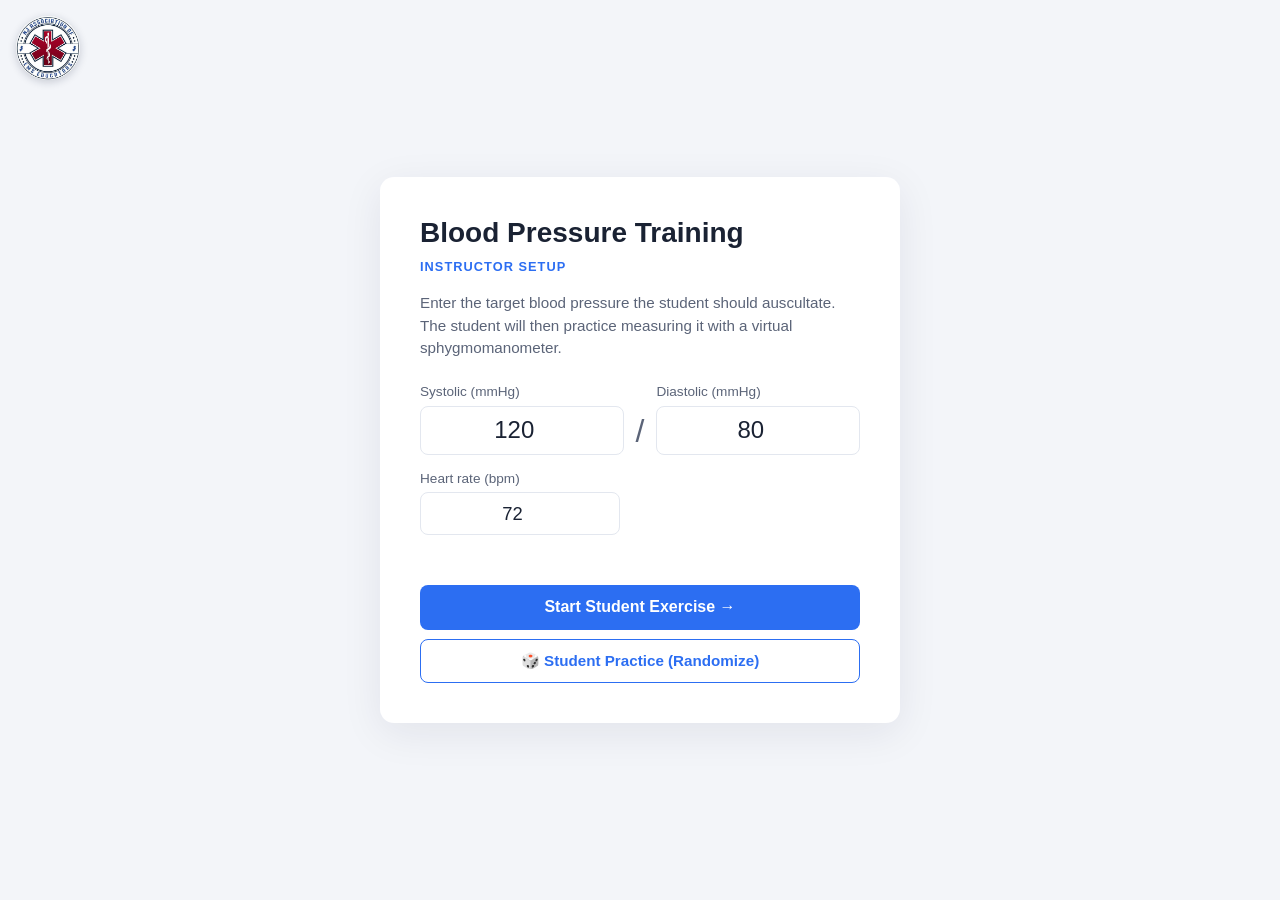
<file: index.html>
<!DOCTYPE html>
<html lang="en">
<head>
  <meta charset="UTF-8" />
  <meta name="viewport" content="width=device-width, initial-scale=1.0" />
  <title>BP Training — Instructor</title>
  <link rel="stylesheet" href="styles.css" />
</head>
<body>
  <img
    src="emtref-01-1.jpg"
    alt="NJ Association of EMS Educators"
    class="corner-logo"
  />
  <main class="instructor-page">
    <div class="card">
      <h1>Blood Pressure Training</h1>
      <p class="subtitle">Instructor Setup</p>
      <p class="hint">
        Enter the target blood pressure the student should auscultate.
        The student will then practice measuring it with a virtual sphygmomanometer.
      </p>

      <form id="setup-form">
        <div class="bp-inputs">
          <label>
            <span>Systolic (mmHg)</span>
            <input
              type="number"
              id="systolic"
              name="systolic"
              min="60"
              max="260"
              value="120"
              required
            />
          </label>
          <span class="slash">/</span>
          <label>
            <span>Diastolic (mmHg)</span>
            <input
              type="number"
              id="diastolic"
              name="diastolic"
              min="30"
              max="160"
              value="80"
              required
            />
          </label>
        </div>

        <label class="full-row">
          <span>Heart rate (bpm)</span>
          <input
            type="number"
            id="heart-rate"
            name="heart-rate"
            min="40"
            max="140"
            value="72"
            required
          />
        </label>

        <p id="error" class="error-msg" role="alert"></p>

        <button type="submit" class="primary-btn">Start Student Exercise &rarr;</button>
        <button type="button" id="practice-btn" class="secondary-btn">
          🎲 Student Practice (Randomize)
        </button>
      </form>
    </div>
  </main>

  <script>
    const form = document.getElementById('setup-form');
    const errorEl = document.getElementById('error');

    // Student practice: generate a clinically plausible random BP + HR,
    // then launch straight into the exercise.
    const randInt = (min, max) => Math.floor(Math.random() * (max - min + 1)) + min;
    // Sphygmomanometers resolve to even numbers (2 mmHg marks), so round to even.
    const randEven = (min, max) => randInt(min / 2, max / 2) * 2;

    document.getElementById('practice-btn').addEventListener('click', () => {
      const systolic = randEven(90, 180);
      // Keep a realistic pulse pressure (30–60) without exceeding the diastolic floor.
      const pulsePressure = randEven(30, 60);
      const diastolic = Math.max(50, systolic - pulsePressure);
      const heartRate = randInt(55, 95);

      // Write straight to sessionStorage and navigate — never populate the
      // visible inputs, so the student never glimpses the randomized values.
      sessionStorage.setItem('bp_systolic', String(systolic));
      sessionStorage.setItem('bp_diastolic', String(diastolic));
      sessionStorage.setItem('bp_hr', String(heartRate));

      window.location.href = 'student.html';
    });

    form.addEventListener('submit', (e) => {
      e.preventDefault();
      const systolic = parseInt(document.getElementById('systolic').value, 10);
      const diastolic = parseInt(document.getElementById('diastolic').value, 10);
      const heartRate = parseInt(document.getElementById('heart-rate').value, 10);

      errorEl.textContent = '';

      if (Number.isNaN(systolic) || Number.isNaN(diastolic) || Number.isNaN(heartRate)) {
        errorEl.textContent = 'Please enter valid numbers for all fields.';
        return;
      }
      if (systolic <= diastolic) {
        errorEl.textContent = 'Systolic pressure must be greater than diastolic pressure.';
        return;
      }
      if (systolic - diastolic < 10) {
        errorEl.textContent = 'Pulse pressure should be at least 10 mmHg.';
        return;
      }

      sessionStorage.setItem('bp_systolic', String(systolic));
      sessionStorage.setItem('bp_diastolic', String(diastolic));
      sessionStorage.setItem('bp_hr', String(heartRate));

      window.location.href = 'student.html';
    });
  </script>
</body>
</html>
</file>
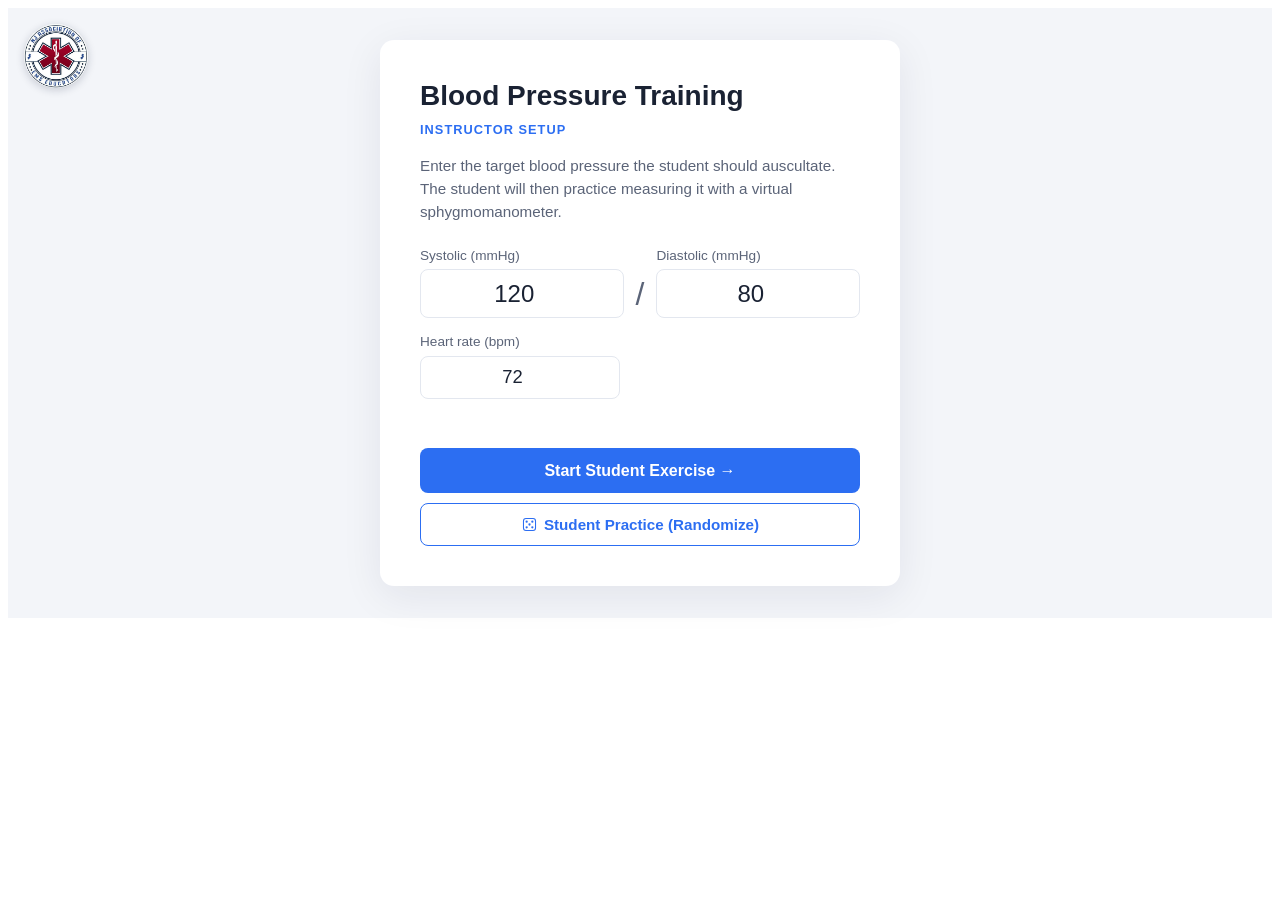
<file: bp-training-embed.html>
<!DOCTYPE html>
<html lang="en">
<head>
  <meta charset="UTF-8" />
  <meta name="viewport" content="width=device-width, initial-scale=1.0" />
  <title>Blood Pressure Training</title>
  <style>
    :root {
      --bg: #f3f5f9;
      --surface: #ffffff;
      --ink: #1a2233;
      --muted: #5b6478;
      --line: #e3e7ef;
      --accent: #2c6ef2;
      --accent-deep: #1a4fbf;
      --danger: #d23b3b;
      --good: #1f9d55;
      --gauge-face: #f8f6ef;
      --gauge-ring: #2a2f3a;
      --needle: #b8232b;
    }

    /* Scope everything to the widget so it can't clash with a host page. */
    #bp-app * { box-sizing: border-box; }

    #bp-app {
      background: var(--bg);
      color: var(--ink);
      font-family: -apple-system, BlinkMacSystemFont, "Segoe UI", Roboto,
        Helvetica, Arial, sans-serif;
      position: relative;
      min-height: 100%;
    }
    /* Force the font onto every element so the host page's own h1/p/button
       rules can't override the widget's typography. */
    #bp-app, #bp-app * {
      font-family: -apple-system, BlinkMacSystemFont, "Segoe UI", Roboto,
        Helvetica, Arial, sans-serif;
    }
    /* Re-assert monospace for the readout/gauge labels (higher specificity). */
    #bp-app .pressure-readout,
    #bp-app .pressure-readout *,
    #bp-app .tick-label {
      font-family: ui-monospace, "SF Mono", Menlo, monospace;
    }

    #bp-app h1, #bp-app h2, #bp-app h3 { margin: 0 0 0.5rem; font-weight: 600; }
    #bp-app p { line-height: 1.5; }

    /* ---------- Instructor page ---------- */
    #bp-app .instructor-page {
      display: flex;
      align-items: center;
      justify-content: center;
      padding: 2rem;
    }

    #bp-app .card {
      background: var(--surface);
      border-radius: 14px;
      padding: 2.5rem;
      width: 100%;
      max-width: 520px;
      box-shadow: 0 10px 40px rgba(20, 30, 60, 0.08);
    }

    #bp-app .card h1 { font-size: 1.75rem; }

    /* Corner logo */
    #bp-app .corner-logo {
      position: absolute;
      top: 1rem;
      left: 1rem;
      width: 64px;
      height: 64px;
      border-radius: 50%;
      object-fit: cover;
      background: white;
      box-shadow: 0 2px 8px rgba(20, 30, 60, 0.2);
      z-index: 100;
    }

    #bp-app .subtitle {
      color: var(--accent);
      font-weight: 600;
      text-transform: uppercase;
      letter-spacing: 0.08em;
      font-size: 0.8rem;
      margin: 0 0 1rem;
    }

    #bp-app .hint {
      color: var(--muted);
      margin-bottom: 1.5rem;
      font-size: 0.95rem;
    }

    /* Inputs */
    #bp-app .bp-inputs {
      display: flex;
      align-items: flex-end;
      gap: 0.75rem;
      margin-bottom: 1rem;
    }

    #bp-app .bp-inputs label {
      flex: 1;
      display: flex;
      flex-direction: column;
      gap: 0.4rem;
      font-size: 0.85rem;
      color: var(--muted);
      font-weight: 500;
    }

    #bp-app .bp-inputs input,
    #bp-app .full-row input {
      font-size: 1.5rem;
      padding: 0.6rem 0.8rem;
      border: 1.5px solid var(--line);
      border-radius: 8px;
      width: 100%;
      text-align: center;
      font-variant-numeric: tabular-nums;
      transition: border-color 0.15s ease;
      background: white;
      color: var(--ink);
    }

    #bp-app .bp-inputs input:focus,
    #bp-app .full-row input:focus {
      outline: none;
      border-color: var(--accent);
    }

    #bp-app .slash {
      font-size: 2rem;
      color: var(--muted);
      padding-bottom: 0.3rem;
    }

    #bp-app .full-row {
      display: flex;
      flex-direction: column;
      gap: 0.4rem;
      font-size: 0.85rem;
      color: var(--muted);
      font-weight: 500;
      margin-bottom: 1.25rem;
    }

    #bp-app .full-row input {
      font-size: 1.15rem;
      max-width: 200px;
    }

    #bp-app .error-msg {
      color: var(--danger);
      font-size: 0.9rem;
      min-height: 1.2em;
      margin: 0.25rem 0 0.75rem;
    }

    /* Buttons */
    #bp-app .primary-btn {
      background: var(--accent);
      color: white;
      border: none;
      padding: 0.85rem 1.25rem;
      font-size: 1rem;
      border-radius: 8px;
      font-weight: 600;
      cursor: pointer;
      width: 100%;
      transition: background 0.15s ease, transform 0.05s ease;
    }
    #bp-app .primary-btn:hover { background: var(--accent-deep); }
    #bp-app .primary-btn:active { transform: translateY(1px); }

    #bp-app .secondary-btn {
      background: transparent;
      color: var(--accent);
      border: 1.5px solid var(--accent);
      padding: 0.75rem 1.25rem;
      font-size: 0.95rem;
      border-radius: 8px;
      font-weight: 600;
      cursor: pointer;
      width: 100%;
      margin-top: 0.6rem;
      transition: background 0.15s ease, color 0.15s ease, transform 0.05s ease;
    }
    #bp-app .secondary-btn:hover { background: var(--accent); color: white; }
    #bp-app .secondary-btn:active { transform: translateY(1px); }

    #bp-app .ghost-btn {
      background: transparent;
      color: var(--muted);
      border: 1.5px solid var(--line);
      padding: 0.6rem 1rem;
      border-radius: 8px;
      cursor: pointer;
      font-weight: 500;
      width: 100%;
      margin-top: 0.5rem;
    }
    #bp-app .ghost-btn:hover { color: var(--ink); border-color: var(--muted); }

    /* ---------- Student page ---------- */
    #bp-app .student-page {
      max-width: 1100px;
      margin: 0 auto;
      padding: 2rem 1.5rem 3rem;
    }

    #bp-app .top-bar {
      display: flex;
      align-items: center;
      justify-content: space-between;
      margin-bottom: 1rem;
      gap: 1rem;
      flex-wrap: wrap;
      padding-left: 84px;
    }
    #bp-app .top-bar h1 { font-size: 1.5rem; }

    #bp-app .back-link {
      color: var(--accent);
      text-decoration: none;
      font-size: 0.9rem;
      cursor: pointer;
    }
    #bp-app .back-link:hover { text-decoration: underline; }

    #bp-app .instructions {
      background: #eef3ff;
      border: 1px solid #d6e0ff;
      color: #1b2a4e;
      padding: 0.9rem 1.1rem;
      border-radius: 10px;
      font-size: 0.92rem;
      margin-bottom: 1.5rem;
    }
    #bp-app .instructions p { margin: 0; }
    #bp-app .instructions em { color: #1a4fbf; font-style: normal; font-weight: 600; }

    #bp-app .exercise-grid {
      display: grid;
      grid-template-columns: 1.2fr 1fr;
      gap: 1.5rem;
    }

    @media (max-width: 820px) {
      #bp-app .exercise-grid { grid-template-columns: 1fr; }
    }

    #bp-app .gauge-panel,
    #bp-app .controls-panel {
      background: var(--surface);
      border-radius: 14px;
      padding: 1.5rem;
      box-shadow: 0 6px 24px rgba(20, 30, 60, 0.06);
    }

    /* Gauge */
    #bp-app .gauge-wrapper {
      position: relative;
      display: flex;
      flex-direction: column;
      align-items: center;
    }

    #bp-app .gauge {
      width: 100%;
      max-width: 360px;
      height: auto;
      display: block;
    }

    #bp-app .gauge-bg { fill: var(--gauge-face); }
    #bp-app .gauge-ring {
      fill: none;
      stroke: var(--gauge-ring);
      stroke-width: 6;
    }

    #bp-app .tick { stroke: #1f2530; stroke-width: 1.5; }
    #bp-app .tick.major { stroke-width: 2.5; }
    #bp-app .tick-label {
      fill: #1f2530;
      font-size: 11px;
      font-weight: 600;
      font-family: ui-monospace, "SF Mono", Menlo, monospace;
      text-anchor: middle;
      dominant-baseline: middle;
    }

    #bp-app .gauge-label {
      fill: var(--muted);
      font-size: 11px;
      letter-spacing: 0.15em;
      text-transform: uppercase;
    }
    #bp-app .gauge-brand {
      fill: #a3a8b0;
      font-size: 9px;
      letter-spacing: 0.2em;
    }

    #bp-app .needle {
      stroke: var(--needle);
      stroke-width: 4;
      stroke-linecap: round;
      filter: drop-shadow(0 1px 2px rgba(0,0,0,0.2));
    }

    #bp-app .needle-cap { fill: #2a2f3a; }

    #bp-app .pressure-readout {
      margin-top: 0.5rem;
      font-family: ui-monospace, "SF Mono", Menlo, monospace;
      font-size: 1.6rem;
      color: var(--ink);
      font-variant-numeric: tabular-nums;
    }
    #bp-app .readout-unit {
      font-size: 0.85rem;
      color: var(--muted);
      margin-left: 0.3rem;
    }
    #bp-app .pressure-readout.hidden { visibility: hidden; }

    #bp-app .readout-toggle {
      display: inline-flex;
      align-items: center;
      gap: 0.4rem;
      margin-top: 0.4rem;
      font-size: 0.8rem;
      color: var(--muted);
      cursor: pointer;
      user-select: none;
    }
    #bp-app .readout-toggle input { cursor: pointer; }

    /* Controls */
    #bp-app .controls-panel h2 {
      font-size: 0.85rem;
      color: var(--muted);
      text-transform: uppercase;
      letter-spacing: 0.1em;
      margin-bottom: 0.75rem;
    }

    #bp-app .control-group { margin-bottom: 1.5rem; }

    #bp-app .pump-btn,
    #bp-app .valve-btn {
      width: 100%;
      display: flex;
      flex-direction: column;
      align-items: flex-start;
      gap: 0.2rem;
      padding: 1rem 1.2rem;
      border-radius: 10px;
      border: none;
      cursor: pointer;
      margin-bottom: 0.75rem;
      text-align: left;
      transition: transform 0.05s ease, background 0.15s ease;
    }

    #bp-app .pump-btn { background: #1f2937; color: white; }
    #bp-app .pump-btn:hover { background: #2a3744; }
    #bp-app .pump-btn:active { transform: scale(0.98); }

    #bp-app .valve-btn {
      background: #f0f2f7;
      color: var(--ink);
      border: 1.5px solid var(--line);
    }
    #bp-app .valve-btn[aria-pressed="true"] {
      background: #fff3e1;
      border-color: #ffb84d;
      color: #8a4a00;
    }
    #bp-app .valve-btn:hover { background: #e7eaf0; }

    #bp-app .btn-title { font-size: 1.05rem; font-weight: 600; }
    #bp-app .btn-sub { font-size: 0.78rem; opacity: 0.75; font-weight: 400; }

    #bp-app .answer-group form .primary-btn { margin-top: 0.5rem; }

    #bp-app .feedback {
      margin-top: 1rem;
      padding: 0.9rem 1rem;
      border-radius: 10px;
      font-size: 0.95rem;
      line-height: 1.45;
    }
    #bp-app .feedback.correct {
      background: #e6f7ee;
      border: 1px solid #b6e2c8;
      color: #135a30;
    }
    #bp-app .feedback.close {
      background: #fff5e0;
      border: 1px solid #f0d99a;
      color: #6b4d00;
    }
    #bp-app .feedback.wrong {
      background: #fdebeb;
      border: 1px solid #f3bdbd;
      color: #842121;
    }

    #bp-app [hidden] { display: none !important; }
  </style>
</head>
<body>
  <div id="bp-app">
    <img src="[data-uri]" alt="NJ Association of EMS Educators" class="corner-logo" />

    <!-- ===================== SETUP VIEW ===================== -->
    <main class="instructor-page" id="setup-view">
      <div class="card">
        <h1>Blood Pressure Training</h1>
        <p class="subtitle">Instructor Setup</p>
        <p class="hint">
          Enter the target blood pressure the student should auscultate.
          The student will then practice measuring it with a virtual sphygmomanometer.
        </p>

        <form id="setup-form">
          <div class="bp-inputs">
            <label>
              <span>Systolic (mmHg)</span>
              <input type="number" id="systolic" name="systolic"
                     min="60" max="260" value="120" required />
            </label>
            <span class="slash">/</span>
            <label>
              <span>Diastolic (mmHg)</span>
              <input type="number" id="diastolic" name="diastolic"
                     min="30" max="160" value="80" required />
            </label>
          </div>

          <label class="full-row">
            <span>Heart rate (bpm)</span>
            <input type="number" id="heart-rate" name="heart-rate"
                   min="40" max="140" value="72" required />
          </label>

          <p id="error" class="error-msg" role="alert"></p>

          <button type="submit" class="primary-btn">Start Student Exercise &rarr;</button>
          <button type="button" id="practice-btn" class="secondary-btn">
            <svg viewBox="0 0 24 24" width="17" height="17" aria-hidden="true"
                 style="vertical-align:-3px;margin-right:6px">
              <rect x="3.5" y="3.5" width="17" height="17" rx="3.5"
                    fill="none" stroke="currentColor" stroke-width="1.5" />
              <circle cx="8" cy="8" r="1.6" fill="currentColor" />
              <circle cx="16" cy="8" r="1.6" fill="currentColor" />
              <circle cx="12" cy="12" r="1.6" fill="currentColor" />
              <circle cx="8" cy="16" r="1.6" fill="currentColor" />
              <circle cx="16" cy="16" r="1.6" fill="currentColor" />
            </svg>Student Practice (Randomize)
          </button>
        </form>
      </div>
    </main>

    <!-- ===================== EXERCISE VIEW ===================== -->
    <main class="student-page" id="exercise-view" hidden>
      <header class="top-bar">
        <h1>Take the Patient's Blood Pressure</h1>
        <a id="back-link" class="back-link">&larr; Back to setup</a>
      </header>

      <div class="exercise-grid">
        <section class="gauge-panel">
          <div class="gauge-wrapper">
            <svg viewBox="0 0 300 300" class="gauge" id="gauge">
              <circle cx="150" cy="150" r="140" class="gauge-bg" />
              <circle cx="150" cy="150" r="140" class="gauge-ring" />
              <g id="tick-marks"></g>
              <g id="tick-labels"></g>
              <text x="150" y="220" text-anchor="middle" class="gauge-label">mmHg</text>
              <text x="150" y="245" text-anchor="middle" class="gauge-brand">SPHYG-100</text>
              <g id="needle-group" transform="rotate(-135 150 150)">
                <line x1="150" y1="150" x2="150" y2="50" class="needle" />
              </g>
              <circle cx="150" cy="150" r="10" class="needle-cap" />
            </svg>
            <div class="pressure-readout" id="pressure-readout">
              <span id="pressure-value">0</span>
              <span class="readout-unit">mmHg</span>
            </div>
            <label class="readout-toggle">
              <input type="checkbox" id="readout-toggle" />
              <span>Show digital readout</span>
            </label>
          </div>
        </section>

        <section class="controls-panel">
          <div class="control-group">
            <h2>Controls</h2>
            <button id="pump-btn" class="pump-btn" type="button">
              <span class="btn-title">Pump</span>
              <span class="btn-sub">+ ~15 mmHg per squeeze</span>
            </button>

            <button id="valve-btn" class="valve-btn" type="button" aria-pressed="false">
              <span class="btn-title">Open Valve</span>
              <span class="btn-sub">Click to deflate slowly</span>
            </button>

            <button id="reset-btn" class="ghost-btn" type="button">Reset cuff</button>
          </div>

          <div class="answer-group">
            <h2>Your Reading</h2>
            <form id="answer-form">
              <div class="bp-inputs">
                <label>
                  <span>Systolic</span>
                  <input type="number" id="ans-systolic" min="0" max="300" required />
                </label>
                <span class="slash">/</span>
                <label>
                  <span>Diastolic</span>
                  <input type="number" id="ans-diastolic" min="0" max="300" required />
                </label>
              </div>
              <button type="submit" class="primary-btn">Submit reading</button>
            </form>

            <div id="feedback" class="feedback" hidden></div>
          </div>
        </section>
      </div>
    </main>
  </div>

  <script>
  (() => {
    const app = document.getElementById('bp-app');
    const $ = (id) => app.querySelector('#' + id);

    // ===================== View switching =====================
    const setupView = $('setup-view');
    const exerciseView = $('exercise-view');

    // ===================== Setup form =====================
    const form = $('setup-form');
    const errorEl = $('error');
    const randInt = (min, max) => Math.floor(Math.random() * (max - min + 1)) + min;
    // Sphygmomanometers resolve to even numbers (2 mmHg marks), so round to even.
    const randEven = (min, max) => randInt(min / 2, max / 2) * 2;

    $('practice-btn').addEventListener('click', () => {
      const sys = randEven(90, 180);
      const pulse = randEven(30, 60);
      const dia = Math.max(50, sys - pulse);
      const hr = randInt(55, 95);
      startExercise(sys, dia, hr);
    });

    form.addEventListener('submit', (e) => {
      e.preventDefault();
      const sys = parseInt($('systolic').value, 10);
      const dia = parseInt($('diastolic').value, 10);
      const hr = parseInt($('heart-rate').value, 10);
      errorEl.textContent = '';
      if (Number.isNaN(sys) || Number.isNaN(dia) || Number.isNaN(hr)) {
        errorEl.textContent = 'Please enter valid numbers for all fields.';
        return;
      }
      if (sys <= dia) {
        errorEl.textContent = 'Systolic pressure must be greater than diastolic pressure.';
        return;
      }
      if (sys - dia < 10) {
        errorEl.textContent = 'Pulse pressure should be at least 10 mmHg.';
        return;
      }
      startExercise(sys, dia, hr);
    });

    $('back-link').addEventListener('click', (e) => {
      e.preventDefault();
      exerciseView.hidden = true;
      setupView.hidden = false;
      resetCuff();
    });

    // ===================== Exercise state =====================
    let systolic = 120, diastolic = 80, heartRate = 72; // set on start
    let pressure = 0;
    const MAX_PRESSURE = 300;
    const PUMP_PER_CLICK = 15;
    const DEFLATE_RATE = 2.5;
    const LEAK_RATE = 0.05;

    let valveOpen = false;
    let korotkoffGain = null;
    const MAX_KOROTKOFF_GAIN = 6;
    let korotkoffLevel = 1.0; // fixed at max — loud on laptop speakers
    let lastFrameTime = performance.now();
    let lastBeatTime = 0;
    let displayedAngle = -135;
    let needleBounce = 0; // transient flick added on each Korotkoff tap
    const beatInterval = () => 60000 / heartRate;

    // ----- Elements -----
    const needleGroup = $('needle-group');
    const pressureValue = $('pressure-value');
    const pumpBtn = $('pump-btn');
    const valveBtn = $('valve-btn');
    const resetBtn = $('reset-btn');
    const answerForm = $('answer-form');
    const feedbackEl = $('feedback');
    const readout = $('pressure-readout');
    const readoutToggle = $('readout-toggle');

    // Digital readout hidden by default; reveal via checkbox.
    readout.classList.toggle('hidden', !readoutToggle.checked);
    readoutToggle.addEventListener('change', () => {
      readout.classList.toggle('hidden', !readoutToggle.checked);
    });

    // ----- Draw gauge ticks (every 2 mmHg) -----
    const tickG = $('tick-marks');
    const labelG = $('tick-labels');
    const CENTER = 150, OUTER_R = 134, TICK_MAJOR_LEN = 14, TICK_MINOR_LEN = 7;
    const LABEL_R = 110, START_ANGLE_DEG = -135, SWEEP_DEG = 270;

    function pressureToAngle(p) {
      return START_ANGLE_DEG + (p / MAX_PRESSURE) * SWEEP_DEG;
    }
    function polar(cx, cy, r, angleDeg) {
      const a = (angleDeg - 90) * Math.PI / 180;
      return { x: cx + r * Math.cos(a), y: cy + r * Math.sin(a) };
    }
    for (let p = 0; p <= MAX_PRESSURE; p += 2) {
      const isMajor = p % 10 === 0;
      const angle = pressureToAngle(p);
      const outer = polar(CENTER, CENTER, OUTER_R, angle);
      const inner = polar(CENTER, CENTER, OUTER_R - (isMajor ? TICK_MAJOR_LEN : TICK_MINOR_LEN), angle);
      const line = document.createElementNS('http://www.w3.org/2000/svg', 'line');
      line.setAttribute('x1', outer.x);
      line.setAttribute('y1', outer.y);
      line.setAttribute('x2', inner.x);
      line.setAttribute('y2', inner.y);
      line.setAttribute('class', 'tick' + (isMajor ? ' major' : ''));
      tickG.appendChild(line);
      if (p % 20 === 0) {
        const lp = polar(CENTER, CENTER, LABEL_R, angle);
        const text = document.createElementNS('http://www.w3.org/2000/svg', 'text');
        text.setAttribute('x', lp.x);
        text.setAttribute('y', lp.y);
        text.setAttribute('class', 'tick-label');
        text.textContent = p;
        labelG.appendChild(text);
      }
    }

    // ----- Audio (Web Audio API) -----
    let audioCtx = null;
    let masterGain = null;
    let releaseNode = null; // looping "air escaping" sound while deflating
    let releaseGain = null;
    function ensureAudio() {
      if (audioCtx) return;
      const Ctx = window.AudioContext || window.webkitAudioContext;
      audioCtx = new Ctx();
      masterGain = audioCtx.createGain();
      masterGain.gain.value = 1.0;
      const limiter = audioCtx.createDynamicsCompressor();
      limiter.threshold.value = -3;
      limiter.knee.value = 6;
      limiter.ratio.value = 12;
      limiter.attack.value = 0.002;
      limiter.release.value = 0.12;
      masterGain.connect(limiter);
      limiter.connect(audioCtx.destination);
      korotkoffGain = audioCtx.createGain();
      korotkoffGain.gain.value = korotkoffLevel * MAX_KOROTKOFF_GAIN;
      korotkoffGain.connect(masterGain);
    }

    let noiseBuffer = null;
    function getNoiseBuffer() {
      if (noiseBuffer) return noiseBuffer;
      const len = audioCtx.sampleRate * 0.3;
      noiseBuffer = audioCtx.createBuffer(1, len, audioCtx.sampleRate);
      const data = noiseBuffer.getChannelData(0);
      let last = 0;
      for (let i = 0; i < len; i++) {
        const white = Math.random() * 2 - 1;
        last = (last + 0.02 * white) / 1.02;
        data[i] = last * 4;
      }
      return noiseBuffer;
    }

    function playKorotkoff(intensity, phase) {
      if (!audioCtx) return;
      const t = audioCtx.currentTime;
      const noise = audioCtx.createBufferSource();
      noise.buffer = getNoiseBuffer();
      const noiseFilter = audioCtx.createBiquadFilter();
      noiseFilter.type = 'bandpass';
      if (phase === 'muffled') {
        noiseFilter.frequency.value = 55;
        noiseFilter.Q.value = 2.5;
      } else {
        noiseFilter.frequency.value = 90;
        noiseFilter.Q.value = 3.5;
      }
      const noiseGain = audioCtx.createGain();
      const peak = 0.95 * intensity;
      noiseGain.gain.setValueAtTime(0, t);
      noiseGain.gain.linearRampToValueAtTime(peak, t + 0.005);
      noiseGain.gain.exponentialRampToValueAtTime(0.0005, t + (phase === 'muffled' ? 0.18 : 0.11));
      noise.connect(noiseFilter);
      noiseFilter.connect(noiseGain);
      noiseGain.connect(korotkoffGain);
      noise.start(t);
      noise.stop(t + 0.3);

      const osc = audioCtx.createOscillator();
      osc.type = 'sine';
      const startFreq = phase === 'muffled' ? 70 : 95;
      osc.frequency.setValueAtTime(startFreq, t);
      osc.frequency.exponentialRampToValueAtTime(35, t + 0.12);
      const oscGain = audioCtx.createGain();
      const oscPeak = 0.6 * intensity;
      oscGain.gain.setValueAtTime(0, t);
      oscGain.gain.linearRampToValueAtTime(oscPeak, t + 0.008);
      oscGain.gain.exponentialRampToValueAtTime(0.0005, t + 0.14);
      osc.connect(oscGain);
      oscGain.connect(korotkoffGain);
      osc.start(t);
      osc.stop(t + 0.2);
    }

    let bgNoiseNode = null;
    function startBackgroundHiss() {
      if (!audioCtx || bgNoiseNode) return;
      const bufferSize = audioCtx.sampleRate * 2;
      const buf = audioCtx.createBuffer(1, bufferSize, audioCtx.sampleRate);
      const data = buf.getChannelData(0);
      for (let i = 0; i < bufferSize; i++) data[i] = (Math.random() * 2 - 1) * 0.04;
      const src = audioCtx.createBufferSource();
      src.buffer = buf;
      src.loop = true;
      const filter = audioCtx.createBiquadFilter();
      filter.type = 'lowpass';
      filter.frequency.value = 400;
      const g = audioCtx.createGain();
      g.gain.value = 0.06;
      src.connect(filter);
      filter.connect(g);
      g.connect(masterGain);
      src.start();
      bgNoiseNode = src;
    }

    // Broadband noise buffer for the mechanical air sounds (pump + release).
    let whiteBuffer = null;
    function getWhiteBuffer() {
      if (whiteBuffer) return whiteBuffer;
      const len = audioCtx.sampleRate * 1.0;
      whiteBuffer = audioCtx.createBuffer(1, len, audioCtx.sampleRate);
      const d = whiteBuffer.getChannelData(0);
      for (let i = 0; i < len; i++) d[i] = Math.random() * 2 - 1;
      return whiteBuffer;
    }

    // Short bulb-squeeze "whoosh" of air on each pump. (original)
    function playPumpSound() {
      if (!audioCtx) return;
      const t = audioCtx.currentTime;
      const src = audioCtx.createBufferSource();
      src.buffer = getWhiteBuffer();
      src.loop = true;
      const bp = audioCtx.createBiquadFilter();
      bp.type = 'bandpass';
      bp.Q.value = 0.8;
      bp.frequency.setValueAtTime(500, t);
      bp.frequency.linearRampToValueAtTime(1100, t + 0.10);
      bp.frequency.linearRampToValueAtTime(650, t + 0.22);
      const g = audioCtx.createGain();
      g.gain.setValueAtTime(0, t);
      g.gain.linearRampToValueAtTime(0.55, t + 0.03);
      g.gain.exponentialRampToValueAtTime(0.0008, t + 0.26);
      src.connect(bp);
      bp.connect(g);
      g.connect(masterGain);
      src.start(t);
      src.stop(t + 0.3);
    }

    // Continuous low "whish" of escaping air while the valve is open.
    function startReleaseHiss() {
      if (!audioCtx || releaseNode) return;
      const src = audioCtx.createBufferSource();
      src.buffer = getWhiteBuffer();
      src.loop = true;
      const bp = audioCtx.createBiquadFilter();
      bp.type = 'bandpass';
      bp.Q.value = 0.8;
      bp.frequency.value = 600; // mid band → soft "blowing air" / breath
      releaseGain = audioCtx.createGain();
      releaseGain.gain.value = 0;
      releaseGain.gain.setTargetAtTime(0.035, audioCtx.currentTime, 0.08);
      src.connect(bp);
      bp.connect(releaseGain);
      releaseGain.connect(masterGain);
      src.start();
      releaseNode = src;
    }
    function stopReleaseHiss() {
      if (!releaseNode) return;
      const now = audioCtx.currentTime;
      if (releaseGain) releaseGain.gain.setTargetAtTime(0.0001, now, 0.05);
      try { releaseNode.stop(now + 0.3); } catch (e) {}
      releaseNode = null;
      releaseGain = null;
    }

    // ----- Korotkoff phase logic (with fade in/out) -----
    const FADE_MMHG = 7;
    function korotkoffFor(p) {
      if (p >= systolic || p <= diastolic) return null;
      const range = systolic - diastolic;
      const pos = (p - diastolic) / range;
      let intensity, phase = 'tap';
      if (pos > 0.85) intensity = 0.55 + (1 - pos) * 1.5;
      else if (pos > 0.35) intensity = 0.95;
      else if (pos > 0.1) { intensity = 0.65; phase = 'muffled'; }
      else { intensity = 0.35; phase = 'muffled'; }
      const fadeIn = Math.min(1, (systolic - p) / FADE_MMHG);
      const fadeOut = Math.min(1, (p - diastolic) / FADE_MMHG);
      intensity *= fadeIn * fadeOut;
      if (intensity < 0.02) return null;
      return { intensity: Math.min(1, intensity), phase };
    }

    // ----- Render loop -----
    function setPressure(p) {
      pressure = Math.max(0, Math.min(MAX_PRESSURE, p));
      pressureValue.textContent = Math.round(pressure);
    }

    function tick(now) {
      const dt = (now - lastFrameTime) / 1000;
      lastFrameTime = now;
      if (pressure > 0) {
        let drop = LEAK_RATE * dt;
        if (valveOpen) drop += DEFLATE_RATE * dt;
        setPressure(pressure - drop);
      }
      if (releaseNode && pressure <= 0.5) stopReleaseHiss();
      const targetAngle = pressureToAngle(pressure);
      displayedAngle += (targetAngle - displayedAngle) * Math.min(1, dt * 8);
      needleBounce *= Math.exp(-dt * 18);
      needleGroup.setAttribute('transform', `rotate(${(displayedAngle + needleBounce).toFixed(3)} 150 150)`);
      if (audioCtx && now - lastBeatTime >= beatInterval()) {
        lastBeatTime = now;
        const k = korotkoffFor(pressure);
        if (k) {
          playKorotkoff(k.intensity, k.phase);
          needleBounce += 2.6 * k.intensity; // slight needle flick per tap
        }
      }
      requestAnimationFrame(tick);
    }
    requestAnimationFrame((t) => { lastFrameTime = t; lastBeatTime = t; tick(t); });

    // ----- Controls -----
    pumpBtn.addEventListener('click', () => {
      ensureAudio();
      startBackgroundHiss();
      if (audioCtx.state === 'suspended') audioCtx.resume();
      const delta = PUMP_PER_CLICK + (Math.random() * 6 - 3);
      setPressure(pressure + delta);
      playPumpSound();
    });

    valveBtn.addEventListener('click', () => {
      ensureAudio();
      if (audioCtx.state === 'suspended') audioCtx.resume();
      valveOpen = !valveOpen;
      if (valveOpen && pressure > 0.5) startReleaseHiss();
      else stopReleaseHiss();
      valveBtn.setAttribute('aria-pressed', String(valveOpen));
      valveBtn.querySelector('.btn-title').textContent = valveOpen ? 'Close Valve' : 'Open Valve';
      valveBtn.querySelector('.btn-sub').textContent = valveOpen ? 'Deflating slowly…' : 'Click to deflate slowly';
    });

    function resetCuff() {
      setPressure(0);
      valveOpen = false;
      stopReleaseHiss();
      valveBtn.setAttribute('aria-pressed', 'false');
      valveBtn.querySelector('.btn-title').textContent = 'Open Valve';
      valveBtn.querySelector('.btn-sub').textContent = 'Click to deflate slowly';
    }
    resetBtn.addEventListener('click', resetCuff);

    // ----- Answer submission -----
    answerForm.addEventListener('submit', (e) => {
      e.preventDefault();
      const ansSys = parseInt($('ans-systolic').value, 10);
      const ansDia = parseInt($('ans-diastolic').value, 10);
      if (Number.isNaN(ansSys) || Number.isNaN(ansDia)) return;
      const sysErr = Math.abs(ansSys - systolic);
      const diaErr = Math.abs(ansDia - diastolic);
      const maxErr = Math.max(sysErr, diaErr);
      feedbackEl.hidden = false;
      feedbackEl.classList.remove('correct', 'close', 'wrong');
      if (maxErr === 0) {
        feedbackEl.classList.add('correct');
        feedbackEl.innerHTML = `<strong>Perfect.</strong> Exact reading: ${systolic}/${diastolic} mmHg.`;
      } else if (maxErr <= 4) {
        feedbackEl.classList.add('correct');
        feedbackEl.innerHTML = `<strong>Excellent.</strong> You read ${ansSys}/${ansDia}; actual was ${systolic}/${diastolic} mmHg. Within clinical tolerance.`;
      } else if (maxErr <= 10) {
        feedbackEl.classList.add('close');
        feedbackEl.innerHTML = `<strong>Close.</strong> You read ${ansSys}/${ansDia}; actual was ${systolic}/${diastolic} mmHg. ${sysErr > 4 ? `Systolic off by ${sysErr} mmHg. ` : ''}${diaErr > 4 ? `Diastolic off by ${diaErr} mmHg. ` : ''}Try deflating more slowly next time.`;
      } else {
        feedbackEl.classList.add('wrong');
        feedbackEl.innerHTML = `<strong>Off the mark.</strong> You read ${ansSys}/${ansDia}; actual was ${systolic}/${diastolic} mmHg. Re-inflate above ${systolic + 30} mmHg and listen carefully as you release. Systolic = first Korotkoff sound; diastolic = where they disappear.`;
      }
    });

    // ===================== Start / reset an exercise =====================
    function startExercise(sys, dia, hr) {
      systolic = sys; diastolic = dia; heartRate = hr;
      resetCuff();
      displayedAngle = -135;
      feedbackEl.hidden = true;
      feedbackEl.classList.remove('correct', 'close', 'wrong');
      $('ans-systolic').value = '';
      $('ans-diastolic').value = '';
      setupView.hidden = true;
      exerciseView.hidden = false;
    }

    setPressure(0);
  })();
  </script>
</body>
</html>
</file>
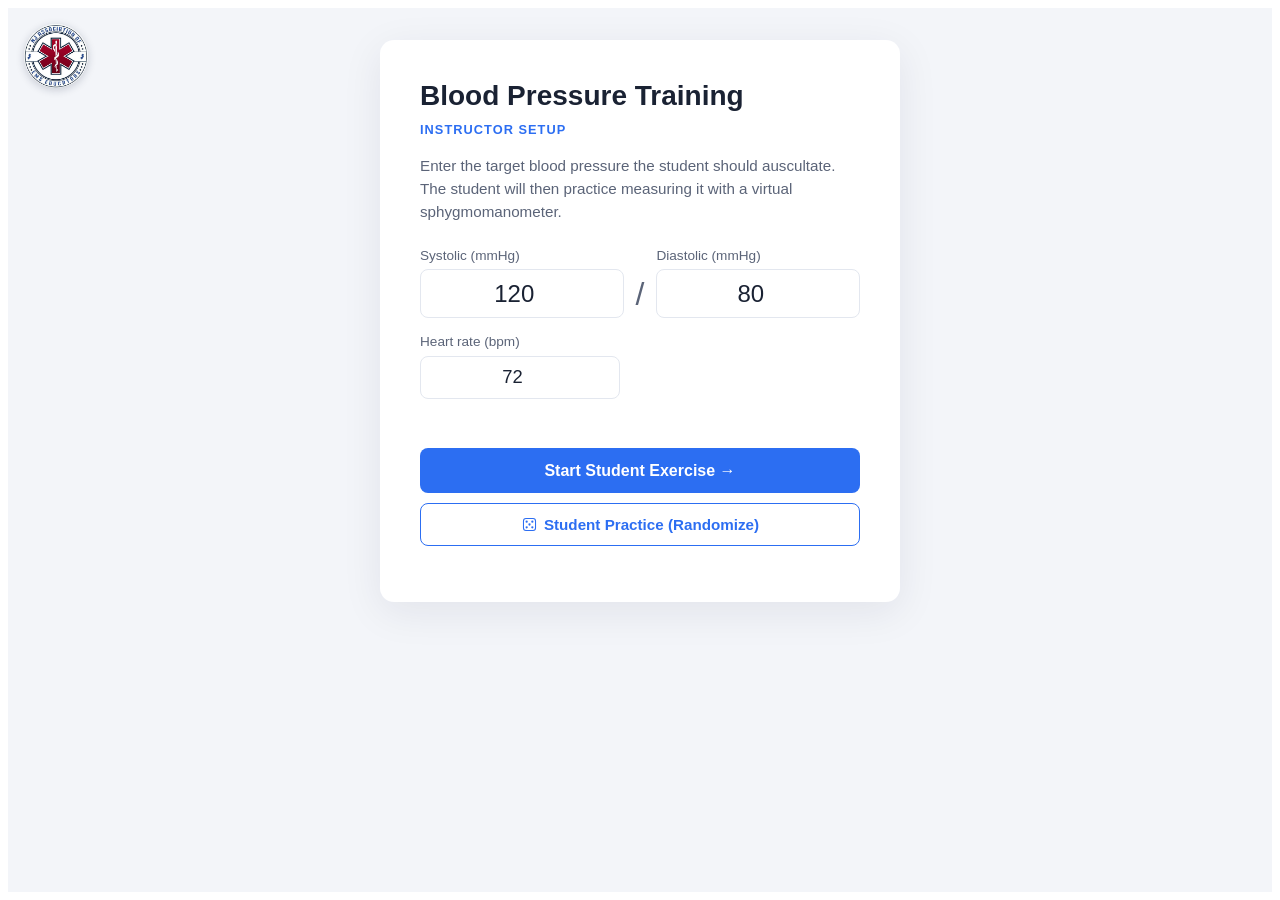
<file: bp-training-fragment.html>
<!-- ===== Blood Pressure Training widget (paste into a Custom HTML / Embed block) ===== -->
<style>
    :root {
      --bg: #f3f5f9;
      --surface: #ffffff;
      --ink: #1a2233;
      --muted: #5b6478;
      --line: #e3e7ef;
      --accent: #2c6ef2;
      --accent-deep: #1a4fbf;
      --danger: #d23b3b;
      --good: #1f9d55;
      --gauge-face: #f8f6ef;
      --gauge-ring: #2a2f3a;
      --needle: #b8232b;
    }

    /* Scope everything to the widget so it can't clash with a host page. */
    #bp-app * { box-sizing: border-box; }

    #bp-app {
      background: var(--bg);
      color: var(--ink);
      font-family: -apple-system, BlinkMacSystemFont, "Segoe UI", Roboto,
        Helvetica, Arial, sans-serif;
      position: relative;
      min-height: 100%;
    }
    /* Force the font onto every element so the host page's own h1/p/button
       rules can't override the widget's typography. */
    #bp-app, #bp-app * {
      font-family: -apple-system, BlinkMacSystemFont, "Segoe UI", Roboto,
        Helvetica, Arial, sans-serif;
    }
    /* Re-assert monospace for the readout/gauge labels (higher specificity). */
    #bp-app .pressure-readout,
    #bp-app .pressure-readout *,
    #bp-app .tick-label {
      font-family: ui-monospace, "SF Mono", Menlo, monospace;
    }

    #bp-app h1, #bp-app h2, #bp-app h3 { margin: 0 0 0.5rem; font-weight: 600; }
    #bp-app p { line-height: 1.5; }

    /* ---------- Instructor page ---------- */
    #bp-app .instructor-page {
      display: flex;
      align-items: center;
      justify-content: center;
      padding: 2rem;
    }

    #bp-app .card {
      background: var(--surface);
      border-radius: 14px;
      padding: 2.5rem;
      width: 100%;
      max-width: 520px;
      box-shadow: 0 10px 40px rgba(20, 30, 60, 0.08);
    }

    #bp-app .card h1 { font-size: 1.75rem; }

    /* Corner logo */
    #bp-app .corner-logo {
      position: absolute;
      top: 1rem;
      left: 1rem;
      width: 64px;
      height: 64px;
      border-radius: 50%;
      object-fit: cover;
      background: white;
      box-shadow: 0 2px 8px rgba(20, 30, 60, 0.2);
      z-index: 100;
    }

    #bp-app .subtitle {
      color: var(--accent);
      font-weight: 600;
      text-transform: uppercase;
      letter-spacing: 0.08em;
      font-size: 0.8rem;
      margin: 0 0 1rem;
    }

    #bp-app .hint {
      color: var(--muted);
      margin-bottom: 1.5rem;
      font-size: 0.95rem;
    }

    /* Inputs */
    #bp-app .bp-inputs {
      display: flex;
      align-items: flex-end;
      gap: 0.75rem;
      margin-bottom: 1rem;
    }

    #bp-app .bp-inputs label {
      flex: 1;
      display: flex;
      flex-direction: column;
      gap: 0.4rem;
      font-size: 0.85rem;
      color: var(--muted);
      font-weight: 500;
    }

    #bp-app .bp-inputs input,
    #bp-app .full-row input {
      font-size: 1.5rem;
      padding: 0.6rem 0.8rem;
      border: 1.5px solid var(--line);
      border-radius: 8px;
      width: 100%;
      text-align: center;
      font-variant-numeric: tabular-nums;
      transition: border-color 0.15s ease;
      background: white;
      color: var(--ink);
    }

    #bp-app .bp-inputs input:focus,
    #bp-app .full-row input:focus {
      outline: none;
      border-color: var(--accent);
    }

    #bp-app .slash {
      font-size: 2rem;
      color: var(--muted);
      padding-bottom: 0.3rem;
    }

    #bp-app .full-row {
      display: flex;
      flex-direction: column;
      gap: 0.4rem;
      font-size: 0.85rem;
      color: var(--muted);
      font-weight: 500;
      margin-bottom: 1.25rem;
    }

    #bp-app .full-row input {
      font-size: 1.15rem;
      max-width: 200px;
    }

    #bp-app .error-msg {
      color: var(--danger);
      font-size: 0.9rem;
      min-height: 1.2em;
      margin: 0.25rem 0 0.75rem;
    }

    /* Buttons */
    #bp-app .primary-btn {
      background: var(--accent);
      color: white;
      border: none;
      padding: 0.85rem 1.25rem;
      font-size: 1rem;
      border-radius: 8px;
      font-weight: 600;
      cursor: pointer;
      width: 100%;
      transition: background 0.15s ease, transform 0.05s ease;
    }
    #bp-app .primary-btn:hover { background: var(--accent-deep); }
    #bp-app .primary-btn:active { transform: translateY(1px); }

    #bp-app .secondary-btn {
      background: transparent;
      color: var(--accent);
      border: 1.5px solid var(--accent);
      padding: 0.75rem 1.25rem;
      font-size: 0.95rem;
      border-radius: 8px;
      font-weight: 600;
      cursor: pointer;
      width: 100%;
      margin-top: 0.6rem;
      transition: background 0.15s ease, color 0.15s ease, transform 0.05s ease;
    }
    #bp-app .secondary-btn:hover { background: var(--accent); color: white; }
    #bp-app .secondary-btn:active { transform: translateY(1px); }

    #bp-app .ghost-btn {
      background: transparent;
      color: var(--muted);
      border: 1.5px solid var(--line);
      padding: 0.6rem 1rem;
      border-radius: 8px;
      cursor: pointer;
      font-weight: 500;
      width: 100%;
      margin-top: 0.5rem;
    }
    #bp-app .ghost-btn:hover { color: var(--ink); border-color: var(--muted); }

    /* ---------- Student page ---------- */
    #bp-app .student-page {
      max-width: 1100px;
      margin: 0 auto;
      padding: 2rem 1.5rem 3rem;
    }

    #bp-app .top-bar {
      display: flex;
      align-items: center;
      justify-content: space-between;
      margin-bottom: 1rem;
      gap: 1rem;
      flex-wrap: wrap;
      padding-left: 84px;
    }
    #bp-app .top-bar h1 { font-size: 1.5rem; }

    #bp-app .back-link {
      color: var(--accent);
      text-decoration: none;
      font-size: 0.9rem;
      cursor: pointer;
    }
    #bp-app .back-link:hover { text-decoration: underline; }

    #bp-app .instructions {
      background: #eef3ff;
      border: 1px solid #d6e0ff;
      color: #1b2a4e;
      padding: 0.9rem 1.1rem;
      border-radius: 10px;
      font-size: 0.92rem;
      margin-bottom: 1.5rem;
    }
    #bp-app .instructions p { margin: 0; }
    #bp-app .instructions em { color: #1a4fbf; font-style: normal; font-weight: 600; }

    #bp-app .exercise-grid {
      display: grid;
      grid-template-columns: 1.2fr 1fr;
      gap: 1.5rem;
    }

    @media (max-width: 820px) {
      #bp-app .exercise-grid { grid-template-columns: 1fr; }
    }

    #bp-app .gauge-panel,
    #bp-app .controls-panel {
      background: var(--surface);
      border-radius: 14px;
      padding: 1.5rem;
      box-shadow: 0 6px 24px rgba(20, 30, 60, 0.06);
    }

    /* Gauge */
    #bp-app .gauge-wrapper {
      position: relative;
      display: flex;
      flex-direction: column;
      align-items: center;
    }

    #bp-app .gauge {
      width: 100%;
      max-width: 360px;
      height: auto;
      display: block;
    }

    #bp-app .gauge-bg { fill: var(--gauge-face); }
    #bp-app .gauge-ring {
      fill: none;
      stroke: var(--gauge-ring);
      stroke-width: 6;
    }

    #bp-app .tick { stroke: #1f2530; stroke-width: 1.5; }
    #bp-app .tick.major { stroke-width: 2.5; }
    #bp-app .tick-label {
      fill: #1f2530;
      font-size: 11px;
      font-weight: 600;
      font-family: ui-monospace, "SF Mono", Menlo, monospace;
      text-anchor: middle;
      dominant-baseline: middle;
    }

    #bp-app .gauge-label {
      fill: var(--muted);
      font-size: 11px;
      letter-spacing: 0.15em;
      text-transform: uppercase;
    }
    #bp-app .gauge-brand {
      fill: #a3a8b0;
      font-size: 9px;
      letter-spacing: 0.2em;
    }

    #bp-app .needle {
      stroke: var(--needle);
      stroke-width: 4;
      stroke-linecap: round;
      filter: drop-shadow(0 1px 2px rgba(0,0,0,0.2));
    }

    #bp-app .needle-cap { fill: #2a2f3a; }

    #bp-app .pressure-readout {
      margin-top: 0.5rem;
      font-family: ui-monospace, "SF Mono", Menlo, monospace;
      font-size: 1.6rem;
      color: var(--ink);
      font-variant-numeric: tabular-nums;
    }
    #bp-app .readout-unit {
      font-size: 0.85rem;
      color: var(--muted);
      margin-left: 0.3rem;
    }
    #bp-app .pressure-readout.hidden { visibility: hidden; }

    #bp-app .readout-toggle {
      display: inline-flex;
      align-items: center;
      gap: 0.4rem;
      margin-top: 0.4rem;
      font-size: 0.8rem;
      color: var(--muted);
      cursor: pointer;
      user-select: none;
    }
    #bp-app .readout-toggle input { cursor: pointer; }

    /* Controls */
    #bp-app .controls-panel h2 {
      font-size: 0.85rem;
      color: var(--muted);
      text-transform: uppercase;
      letter-spacing: 0.1em;
      margin-bottom: 0.75rem;
    }

    #bp-app .control-group { margin-bottom: 1.5rem; }

    #bp-app .pump-btn,
    #bp-app .valve-btn {
      width: 100%;
      display: flex;
      flex-direction: column;
      align-items: flex-start;
      gap: 0.2rem;
      padding: 1rem 1.2rem;
      border-radius: 10px;
      border: none;
      cursor: pointer;
      margin-bottom: 0.75rem;
      text-align: left;
      transition: transform 0.05s ease, background 0.15s ease;
    }

    #bp-app .pump-btn { background: #1f2937; color: white; }
    #bp-app .pump-btn:hover { background: #2a3744; }
    #bp-app .pump-btn:active { transform: scale(0.98); }

    #bp-app .valve-btn {
      background: #f0f2f7;
      color: var(--ink);
      border: 1.5px solid var(--line);
    }
    #bp-app .valve-btn[aria-pressed="true"] {
      background: #fff3e1;
      border-color: #ffb84d;
      color: #8a4a00;
    }
    #bp-app .valve-btn:hover { background: #e7eaf0; }

    #bp-app .btn-title { font-size: 1.05rem; font-weight: 600; }
    #bp-app .btn-sub { font-size: 0.78rem; opacity: 0.75; font-weight: 400; }

    #bp-app .answer-group form .primary-btn { margin-top: 0.5rem; }

    #bp-app .feedback {
      margin-top: 1rem;
      padding: 0.9rem 1rem;
      border-radius: 10px;
      font-size: 0.95rem;
      line-height: 1.45;
    }
    #bp-app .feedback.correct {
      background: #e6f7ee;
      border: 1px solid #b6e2c8;
      color: #135a30;
    }
    #bp-app .feedback.close {
      background: #fff5e0;
      border: 1px solid #f0d99a;
      color: #6b4d00;
    }
    #bp-app .feedback.wrong {
      background: #fdebeb;
      border: 1px solid #f3bdbd;
      color: #842121;
    }

    #bp-app [hidden] { display: none !important; }
  </style>
</head>
<body>
  <div id="bp-app">
    <img src="[data-uri]" alt="NJ Association of EMS Educators" class="corner-logo" />

    <!-- ===================== SETUP VIEW ===================== -->
    <main class="instructor-page" id="setup-view">
      <div class="card">
        <h1>Blood Pressure Training</h1>
        <p class="subtitle">Instructor Setup</p>
        <p class="hint">
          Enter the target blood pressure the student should auscultate.
          The student will then practice measuring it with a virtual sphygmomanometer.
        </p>

        <form id="setup-form">
          <div class="bp-inputs">
            <label>
              <span>Systolic (mmHg)</span>
              <input type="number" id="systolic" name="systolic"
                     min="60" max="260" value="120" required />
            </label>
            <span class="slash">/</span>
            <label>
              <span>Diastolic (mmHg)</span>
              <input type="number" id="diastolic" name="diastolic"
                     min="30" max="160" value="80" required />
            </label>
          </div>

          <label class="full-row">
            <span>Heart rate (bpm)</span>
            <input type="number" id="heart-rate" name="heart-rate"
                   min="40" max="140" value="72" required />
          </label>

          <p id="error" class="error-msg" role="alert"></p>

          <button type="submit" class="primary-btn">Start Student Exercise &rarr;</button>
          <button type="button" id="practice-btn" class="secondary-btn">
            <svg viewBox="0 0 24 24" width="17" height="17" aria-hidden="true"
                 style="vertical-align:-3px;margin-right:6px">
              <rect x="3.5" y="3.5" width="17" height="17" rx="3.5"
                    fill="none" stroke="currentColor" stroke-width="1.5" />
              <circle cx="8" cy="8" r="1.6" fill="currentColor" />
              <circle cx="16" cy="8" r="1.6" fill="currentColor" />
              <circle cx="12" cy="12" r="1.6" fill="currentColor" />
              <circle cx="8" cy="16" r="1.6" fill="currentColor" />
              <circle cx="16" cy="16" r="1.6" fill="currentColor" />
            </svg>Student Practice (Randomize)
          </button>
        </form>
      </div>
    </main>

    <!-- ===================== EXERCISE VIEW ===================== -->
    <main class="student-page" id="exercise-view" hidden>
      <header class="top-bar">
        <h1>Take the Patient's Blood Pressure</h1>
        <a id="back-link" class="back-link">&larr; Back to setup</a>
      </header>

      <div class="exercise-grid">
        <section class="gauge-panel">
          <div class="gauge-wrapper">
            <svg viewBox="0 0 300 300" class="gauge" id="gauge">
              <circle cx="150" cy="150" r="140" class="gauge-bg" />
              <circle cx="150" cy="150" r="140" class="gauge-ring" />
              <g id="tick-marks"></g>
              <g id="tick-labels"></g>
              <text x="150" y="220" text-anchor="middle" class="gauge-label">mmHg</text>
              <text x="150" y="245" text-anchor="middle" class="gauge-brand">SPHYG-100</text>
              <g id="needle-group" transform="rotate(-135 150 150)">
                <line x1="150" y1="150" x2="150" y2="50" class="needle" />
              </g>
              <circle cx="150" cy="150" r="10" class="needle-cap" />
            </svg>
            <div class="pressure-readout" id="pressure-readout">
              <span id="pressure-value">0</span>
              <span class="readout-unit">mmHg</span>
            </div>
            <label class="readout-toggle">
              <input type="checkbox" id="readout-toggle" />
              <span>Show digital readout</span>
            </label>
          </div>
        </section>

        <section class="controls-panel">
          <div class="control-group">
            <h2>Controls</h2>
            <button id="pump-btn" class="pump-btn" type="button">
              <span class="btn-title">Pump</span>
              <span class="btn-sub">+ ~15 mmHg per squeeze</span>
            </button>

            <button id="valve-btn" class="valve-btn" type="button" aria-pressed="false">
              <span class="btn-title">Open Valve</span>
              <span class="btn-sub">Click to deflate slowly</span>
            </button>

            <button id="reset-btn" class="ghost-btn" type="button">Reset cuff</button>
          </div>

          <div class="answer-group">
            <h2>Your Reading</h2>
            <form id="answer-form">
              <div class="bp-inputs">
                <label>
                  <span>Systolic</span>
                  <input type="number" id="ans-systolic" min="0" max="300" required />
                </label>
                <span class="slash">/</span>
                <label>
                  <span>Diastolic</span>
                  <input type="number" id="ans-diastolic" min="0" max="300" required />
                </label>
              </div>
              <button type="submit" class="primary-btn">Submit reading</button>
            </form>

            <div id="feedback" class="feedback" hidden></div>
          </div>
        </section>
      </div>
    </main>
  </div>

  <script>
  (() => {
    const app = document.getElementById('bp-app');
    const $ = (id) => app.querySelector('#' + id);

    // ===================== View switching =====================
    const setupView = $('setup-view');
    const exerciseView = $('exercise-view');

    // ===================== Setup form =====================
    const form = $('setup-form');
    const errorEl = $('error');
    const randInt = (min, max) => Math.floor(Math.random() * (max - min + 1)) + min;
    // Sphygmomanometers resolve to even numbers (2 mmHg marks), so round to even.
    const randEven = (min, max) => randInt(min / 2, max / 2) * 2;

    $('practice-btn').addEventListener('click', () => {
      const sys = randEven(90, 180);
      const pulse = randEven(30, 60);
      const dia = Math.max(50, sys - pulse);
      const hr = randInt(55, 95);
      startExercise(sys, dia, hr);
    });

    form.addEventListener('submit', (e) => {
      e.preventDefault();
      const sys = parseInt($('systolic').value, 10);
      const dia = parseInt($('diastolic').value, 10);
      const hr = parseInt($('heart-rate').value, 10);
      errorEl.textContent = '';
      if (Number.isNaN(sys) || Number.isNaN(dia) || Number.isNaN(hr)) {
        errorEl.textContent = 'Please enter valid numbers for all fields.';
        return;
      }
      if (sys <= dia) {
        errorEl.textContent = 'Systolic pressure must be greater than diastolic pressure.';
        return;
      }
      if (sys - dia < 10) {
        errorEl.textContent = 'Pulse pressure should be at least 10 mmHg.';
        return;
      }
      startExercise(sys, dia, hr);
    });

    $('back-link').addEventListener('click', (e) => {
      e.preventDefault();
      exerciseView.hidden = true;
      setupView.hidden = false;
      resetCuff();
    });

    // ===================== Exercise state =====================
    let systolic = 120, diastolic = 80, heartRate = 72; // set on start
    let pressure = 0;
    const MAX_PRESSURE = 300;
    const PUMP_PER_CLICK = 15;
    const DEFLATE_RATE = 2.5;
    const LEAK_RATE = 0.05;

    let valveOpen = false;
    let korotkoffGain = null;
    const MAX_KOROTKOFF_GAIN = 6;
    let korotkoffLevel = 1.0; // fixed at max — loud on laptop speakers
    let lastFrameTime = performance.now();
    let lastBeatTime = 0;
    let displayedAngle = -135;
    let needleBounce = 0; // transient flick added on each Korotkoff tap
    const beatInterval = () => 60000 / heartRate;

    // ----- Elements -----
    const needleGroup = $('needle-group');
    const pressureValue = $('pressure-value');
    const pumpBtn = $('pump-btn');
    const valveBtn = $('valve-btn');
    const resetBtn = $('reset-btn');
    const answerForm = $('answer-form');
    const feedbackEl = $('feedback');
    const readout = $('pressure-readout');
    const readoutToggle = $('readout-toggle');

    // Digital readout hidden by default; reveal via checkbox.
    readout.classList.toggle('hidden', !readoutToggle.checked);
    readoutToggle.addEventListener('change', () => {
      readout.classList.toggle('hidden', !readoutToggle.checked);
    });

    // ----- Draw gauge ticks (every 2 mmHg) -----
    const tickG = $('tick-marks');
    const labelG = $('tick-labels');
    const CENTER = 150, OUTER_R = 134, TICK_MAJOR_LEN = 14, TICK_MINOR_LEN = 7;
    const LABEL_R = 110, START_ANGLE_DEG = -135, SWEEP_DEG = 270;

    function pressureToAngle(p) {
      return START_ANGLE_DEG + (p / MAX_PRESSURE) * SWEEP_DEG;
    }
    function polar(cx, cy, r, angleDeg) {
      const a = (angleDeg - 90) * Math.PI / 180;
      return { x: cx + r * Math.cos(a), y: cy + r * Math.sin(a) };
    }
    for (let p = 0; p <= MAX_PRESSURE; p += 2) {
      const isMajor = p % 10 === 0;
      const angle = pressureToAngle(p);
      const outer = polar(CENTER, CENTER, OUTER_R, angle);
      const inner = polar(CENTER, CENTER, OUTER_R - (isMajor ? TICK_MAJOR_LEN : TICK_MINOR_LEN), angle);
      const line = document.createElementNS('http://www.w3.org/2000/svg', 'line');
      line.setAttribute('x1', outer.x);
      line.setAttribute('y1', outer.y);
      line.setAttribute('x2', inner.x);
      line.setAttribute('y2', inner.y);
      line.setAttribute('class', 'tick' + (isMajor ? ' major' : ''));
      tickG.appendChild(line);
      if (p % 20 === 0) {
        const lp = polar(CENTER, CENTER, LABEL_R, angle);
        const text = document.createElementNS('http://www.w3.org/2000/svg', 'text');
        text.setAttribute('x', lp.x);
        text.setAttribute('y', lp.y);
        text.setAttribute('class', 'tick-label');
        text.textContent = p;
        labelG.appendChild(text);
      }
    }

    // ----- Audio (Web Audio API) -----
    let audioCtx = null;
    let masterGain = null;
    let releaseNode = null; // looping "air escaping" sound while deflating
    let releaseGain = null;
    function ensureAudio() {
      if (audioCtx) return;
      const Ctx = window.AudioContext || window.webkitAudioContext;
      audioCtx = new Ctx();
      masterGain = audioCtx.createGain();
      masterGain.gain.value = 1.0;
      const limiter = audioCtx.createDynamicsCompressor();
      limiter.threshold.value = -3;
      limiter.knee.value = 6;
      limiter.ratio.value = 12;
      limiter.attack.value = 0.002;
      limiter.release.value = 0.12;
      masterGain.connect(limiter);
      limiter.connect(audioCtx.destination);
      korotkoffGain = audioCtx.createGain();
      korotkoffGain.gain.value = korotkoffLevel * MAX_KOROTKOFF_GAIN;
      korotkoffGain.connect(masterGain);
    }

    let noiseBuffer = null;
    function getNoiseBuffer() {
      if (noiseBuffer) return noiseBuffer;
      const len = audioCtx.sampleRate * 0.3;
      noiseBuffer = audioCtx.createBuffer(1, len, audioCtx.sampleRate);
      const data = noiseBuffer.getChannelData(0);
      let last = 0;
      for (let i = 0; i < len; i++) {
        const white = Math.random() * 2 - 1;
        last = (last + 0.02 * white) / 1.02;
        data[i] = last * 4;
      }
      return noiseBuffer;
    }

    function playKorotkoff(intensity, phase) {
      if (!audioCtx) return;
      const t = audioCtx.currentTime;
      const noise = audioCtx.createBufferSource();
      noise.buffer = getNoiseBuffer();
      const noiseFilter = audioCtx.createBiquadFilter();
      noiseFilter.type = 'bandpass';
      if (phase === 'muffled') {
        noiseFilter.frequency.value = 55;
        noiseFilter.Q.value = 2.5;
      } else {
        noiseFilter.frequency.value = 90;
        noiseFilter.Q.value = 3.5;
      }
      const noiseGain = audioCtx.createGain();
      const peak = 0.95 * intensity;
      noiseGain.gain.setValueAtTime(0, t);
      noiseGain.gain.linearRampToValueAtTime(peak, t + 0.005);
      noiseGain.gain.exponentialRampToValueAtTime(0.0005, t + (phase === 'muffled' ? 0.18 : 0.11));
      noise.connect(noiseFilter);
      noiseFilter.connect(noiseGain);
      noiseGain.connect(korotkoffGain);
      noise.start(t);
      noise.stop(t + 0.3);

      const osc = audioCtx.createOscillator();
      osc.type = 'sine';
      const startFreq = phase === 'muffled' ? 70 : 95;
      osc.frequency.setValueAtTime(startFreq, t);
      osc.frequency.exponentialRampToValueAtTime(35, t + 0.12);
      const oscGain = audioCtx.createGain();
      const oscPeak = 0.6 * intensity;
      oscGain.gain.setValueAtTime(0, t);
      oscGain.gain.linearRampToValueAtTime(oscPeak, t + 0.008);
      oscGain.gain.exponentialRampToValueAtTime(0.0005, t + 0.14);
      osc.connect(oscGain);
      oscGain.connect(korotkoffGain);
      osc.start(t);
      osc.stop(t + 0.2);
    }

    let bgNoiseNode = null;
    function startBackgroundHiss() {
      if (!audioCtx || bgNoiseNode) return;
      const bufferSize = audioCtx.sampleRate * 2;
      const buf = audioCtx.createBuffer(1, bufferSize, audioCtx.sampleRate);
      const data = buf.getChannelData(0);
      for (let i = 0; i < bufferSize; i++) data[i] = (Math.random() * 2 - 1) * 0.04;
      const src = audioCtx.createBufferSource();
      src.buffer = buf;
      src.loop = true;
      const filter = audioCtx.createBiquadFilter();
      filter.type = 'lowpass';
      filter.frequency.value = 400;
      const g = audioCtx.createGain();
      g.gain.value = 0.06;
      src.connect(filter);
      filter.connect(g);
      g.connect(masterGain);
      src.start();
      bgNoiseNode = src;
    }

    // Broadband noise buffer for the mechanical air sounds (pump + release).
    let whiteBuffer = null;
    function getWhiteBuffer() {
      if (whiteBuffer) return whiteBuffer;
      const len = audioCtx.sampleRate * 1.0;
      whiteBuffer = audioCtx.createBuffer(1, len, audioCtx.sampleRate);
      const d = whiteBuffer.getChannelData(0);
      for (let i = 0; i < len; i++) d[i] = Math.random() * 2 - 1;
      return whiteBuffer;
    }

    // Short bulb-squeeze "whoosh" of air on each pump. (original)
    function playPumpSound() {
      if (!audioCtx) return;
      const t = audioCtx.currentTime;
      const src = audioCtx.createBufferSource();
      src.buffer = getWhiteBuffer();
      src.loop = true;
      const bp = audioCtx.createBiquadFilter();
      bp.type = 'bandpass';
      bp.Q.value = 0.8;
      bp.frequency.setValueAtTime(500, t);
      bp.frequency.linearRampToValueAtTime(1100, t + 0.10);
      bp.frequency.linearRampToValueAtTime(650, t + 0.22);
      const g = audioCtx.createGain();
      g.gain.setValueAtTime(0, t);
      g.gain.linearRampToValueAtTime(0.55, t + 0.03);
      g.gain.exponentialRampToValueAtTime(0.0008, t + 0.26);
      src.connect(bp);
      bp.connect(g);
      g.connect(masterGain);
      src.start(t);
      src.stop(t + 0.3);
    }

    // Continuous low "whish" of escaping air while the valve is open.
    function startReleaseHiss() {
      if (!audioCtx || releaseNode) return;
      const src = audioCtx.createBufferSource();
      src.buffer = getWhiteBuffer();
      src.loop = true;
      const bp = audioCtx.createBiquadFilter();
      bp.type = 'bandpass';
      bp.Q.value = 0.8;
      bp.frequency.value = 600; // mid band → soft "blowing air" / breath
      releaseGain = audioCtx.createGain();
      releaseGain.gain.value = 0;
      releaseGain.gain.setTargetAtTime(0.035, audioCtx.currentTime, 0.08);
      src.connect(bp);
      bp.connect(releaseGain);
      releaseGain.connect(masterGain);
      src.start();
      releaseNode = src;
    }
    function stopReleaseHiss() {
      if (!releaseNode) return;
      const now = audioCtx.currentTime;
      if (releaseGain) releaseGain.gain.setTargetAtTime(0.0001, now, 0.05);
      try { releaseNode.stop(now + 0.3); } catch (e) {}
      releaseNode = null;
      releaseGain = null;
    }

    // ----- Korotkoff phase logic (with fade in/out) -----
    const FADE_MMHG = 7;
    function korotkoffFor(p) {
      if (p >= systolic || p <= diastolic) return null;
      const range = systolic - diastolic;
      const pos = (p - diastolic) / range;
      let intensity, phase = 'tap';
      if (pos > 0.85) intensity = 0.55 + (1 - pos) * 1.5;
      else if (pos > 0.35) intensity = 0.95;
      else if (pos > 0.1) { intensity = 0.65; phase = 'muffled'; }
      else { intensity = 0.35; phase = 'muffled'; }
      const fadeIn = Math.min(1, (systolic - p) / FADE_MMHG);
      const fadeOut = Math.min(1, (p - diastolic) / FADE_MMHG);
      intensity *= fadeIn * fadeOut;
      if (intensity < 0.02) return null;
      return { intensity: Math.min(1, intensity), phase };
    }

    // ----- Render loop -----
    function setPressure(p) {
      pressure = Math.max(0, Math.min(MAX_PRESSURE, p));
      pressureValue.textContent = Math.round(pressure);
    }

    function tick(now) {
      const dt = (now - lastFrameTime) / 1000;
      lastFrameTime = now;
      if (pressure > 0) {
        let drop = LEAK_RATE * dt;
        if (valveOpen) drop += DEFLATE_RATE * dt;
        setPressure(pressure - drop);
      }
      if (releaseNode && pressure <= 0.5) stopReleaseHiss();
      const targetAngle = pressureToAngle(pressure);
      displayedAngle += (targetAngle - displayedAngle) * Math.min(1, dt * 8);
      needleBounce *= Math.exp(-dt * 18);
      needleGroup.setAttribute('transform', `rotate(${(displayedAngle + needleBounce).toFixed(3)} 150 150)`);
      if (audioCtx && now - lastBeatTime >= beatInterval()) {
        lastBeatTime = now;
        const k = korotkoffFor(pressure);
        if (k) {
          playKorotkoff(k.intensity, k.phase);
          needleBounce += 2.6 * k.intensity; // slight needle flick per tap
        }
      }
      requestAnimationFrame(tick);
    }
    requestAnimationFrame((t) => { lastFrameTime = t; lastBeatTime = t; tick(t); });

    // ----- Controls -----
    pumpBtn.addEventListener('click', () => {
      ensureAudio();
      startBackgroundHiss();
      if (audioCtx.state === 'suspended') audioCtx.resume();
      const delta = PUMP_PER_CLICK + (Math.random() * 6 - 3);
      setPressure(pressure + delta);
      playPumpSound();
    });

    valveBtn.addEventListener('click', () => {
      ensureAudio();
      if (audioCtx.state === 'suspended') audioCtx.resume();
      valveOpen = !valveOpen;
      if (valveOpen && pressure > 0.5) startReleaseHiss();
      else stopReleaseHiss();
      valveBtn.setAttribute('aria-pressed', String(valveOpen));
      valveBtn.querySelector('.btn-title').textContent = valveOpen ? 'Close Valve' : 'Open Valve';
      valveBtn.querySelector('.btn-sub').textContent = valveOpen ? 'Deflating slowly…' : 'Click to deflate slowly';
    });

    function resetCuff() {
      setPressure(0);
      valveOpen = false;
      stopReleaseHiss();
      valveBtn.setAttribute('aria-pressed', 'false');
      valveBtn.querySelector('.btn-title').textContent = 'Open Valve';
      valveBtn.querySelector('.btn-sub').textContent = 'Click to deflate slowly';
    }
    resetBtn.addEventListener('click', resetCuff);

    // ----- Answer submission -----
    answerForm.addEventListener('submit', (e) => {
      e.preventDefault();
      const ansSys = parseInt($('ans-systolic').value, 10);
      const ansDia = parseInt($('ans-diastolic').value, 10);
      if (Number.isNaN(ansSys) || Number.isNaN(ansDia)) return;
      const sysErr = Math.abs(ansSys - systolic);
      const diaErr = Math.abs(ansDia - diastolic);
      const maxErr = Math.max(sysErr, diaErr);
      feedbackEl.hidden = false;
      feedbackEl.classList.remove('correct', 'close', 'wrong');
      if (maxErr === 0) {
        feedbackEl.classList.add('correct');
        feedbackEl.innerHTML = `<strong>Perfect.</strong> Exact reading: ${systolic}/${diastolic} mmHg.`;
      } else if (maxErr <= 4) {
        feedbackEl.classList.add('correct');
        feedbackEl.innerHTML = `<strong>Excellent.</strong> You read ${ansSys}/${ansDia}; actual was ${systolic}/${diastolic} mmHg. Within clinical tolerance.`;
      } else if (maxErr <= 10) {
        feedbackEl.classList.add('close');
        feedbackEl.innerHTML = `<strong>Close.</strong> You read ${ansSys}/${ansDia}; actual was ${systolic}/${diastolic} mmHg. ${sysErr > 4 ? `Systolic off by ${sysErr} mmHg. ` : ''}${diaErr > 4 ? `Diastolic off by ${diaErr} mmHg. ` : ''}Try deflating more slowly next time.`;
      } else {
        feedbackEl.classList.add('wrong');
        feedbackEl.innerHTML = `<strong>Off the mark.</strong> You read ${ansSys}/${ansDia}; actual was ${systolic}/${diastolic} mmHg. Re-inflate above ${systolic + 30} mmHg and listen carefully as you release. Systolic = first Korotkoff sound; diastolic = where they disappear.`;
      }
    });

    // ===================== Start / reset an exercise =====================
    function startExercise(sys, dia, hr) {
      systolic = sys; diastolic = dia; heartRate = hr;
      resetCuff();
      displayedAngle = -135;
      feedbackEl.hidden = true;
      feedbackEl.classList.remove('correct', 'close', 'wrong');
      $('ans-systolic').value = '';
      $('ans-diastolic').value = '';
      setupView.hidden = true;
      exerciseView.hidden = false;
    }

    setPressure(0);
  })();
  </script>
</file>
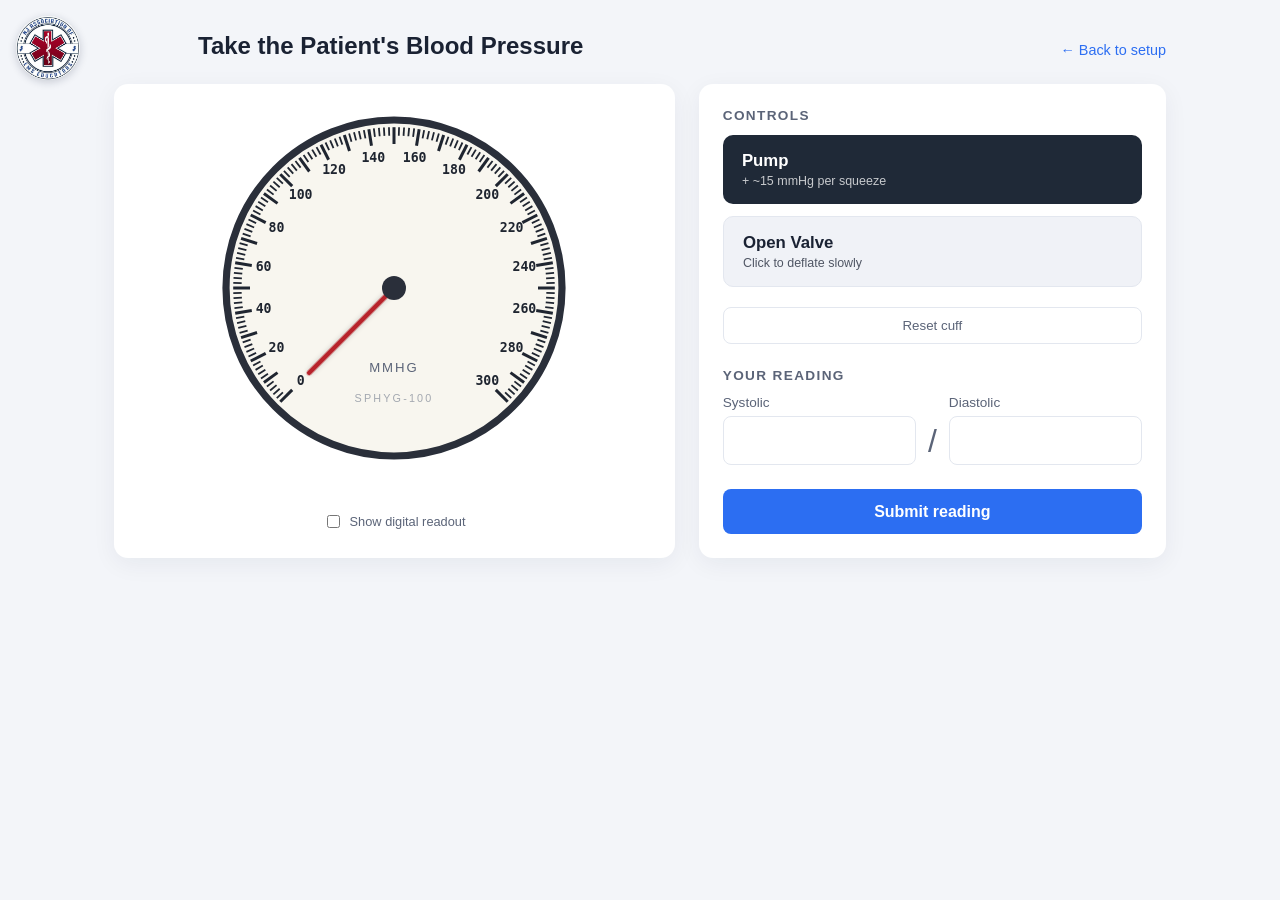
<file: student.html>
<!DOCTYPE html>
<html lang="en">
<head>
  <meta charset="UTF-8" />
  <meta name="viewport" content="width=device-width, initial-scale=1.0" />
  <title>BP Training — Student Exercise</title>
  <link rel="stylesheet" href="styles.css" />
</head>
<body>
  <img
    src="emtref-01-1.jpg"
    alt="NJ Association of EMS Educators"
    class="corner-logo"
  />
  <main class="student-page">
    <header class="top-bar">
      <h1>Take the Patient's Blood Pressure</h1>
      <a href="index.html" class="back-link">&larr; Back to setup</a>
    </header>

    <div class="exercise-grid">
      <section class="gauge-panel">
        <div class="gauge-wrapper">
          <svg viewBox="0 0 300 300" class="gauge" id="gauge">
            <circle cx="150" cy="150" r="140" class="gauge-bg" />
            <circle cx="150" cy="150" r="140" class="gauge-ring" />
            <g id="tick-marks"></g>
            <g id="tick-labels"></g>
            <text x="150" y="220" text-anchor="middle" class="gauge-label">mmHg</text>
            <text x="150" y="245" text-anchor="middle" class="gauge-brand">SPHYG-100</text>
            <g id="needle-group" transform="rotate(-135 150 150)">
              <line
                x1="150" y1="150"
                x2="150" y2="50"
                class="needle"
              />
            </g>
            <circle cx="150" cy="150" r="10" class="needle-cap" />
          </svg>
          <div class="pressure-readout" id="pressure-readout">
            <span id="pressure-value">0</span>
            <span class="readout-unit">mmHg</span>
          </div>
          <label class="readout-toggle">
            <input type="checkbox" id="readout-toggle" />
            <span>Show digital readout</span>
          </label>
        </div>

      </section>

      <section class="controls-panel">
        <div class="control-group">
          <h2>Controls</h2>
          <button id="pump-btn" class="pump-btn" type="button">
            <span class="btn-title">Pump</span>
            <span class="btn-sub">+ ~15 mmHg per squeeze</span>
          </button>

          <button id="valve-btn" class="valve-btn" type="button" aria-pressed="false">
            <span class="btn-title">Open Valve</span>
            <span class="btn-sub">Click to deflate slowly</span>
          </button>

          <button id="reset-btn" class="ghost-btn" type="button">Reset cuff</button>

        </div>

        <div class="answer-group">
          <h2>Your Reading</h2>
          <form id="answer-form">
            <div class="bp-inputs">
              <label>
                <span>Systolic</span>
                <input type="number" id="ans-systolic" min="0" max="300" required />
              </label>
              <span class="slash">/</span>
              <label>
                <span>Diastolic</span>
                <input type="number" id="ans-diastolic" min="0" max="300" required />
              </label>
            </div>
            <button type="submit" class="primary-btn">Submit reading</button>
          </form>

          <div id="feedback" class="feedback" hidden></div>
        </div>
      </section>
    </div>
  </main>

  <script src="student.js"></script>
</body>
</html>
</file>
<file: styles.css>
:root {
  --bg: #f3f5f9;
  --surface: #ffffff;
  --ink: #1a2233;
  --muted: #5b6478;
  --line: #e3e7ef;
  --accent: #2c6ef2;
  --accent-deep: #1a4fbf;
  --danger: #d23b3b;
  --good: #1f9d55;
  --gauge-face: #f8f6ef;
  --gauge-ring: #2a2f3a;
  --needle: #b8232b;
}

* { box-sizing: border-box; }

html, body {
  margin: 0;
  padding: 0;
  background: var(--bg);
  color: var(--ink);
  font-family: -apple-system, BlinkMacSystemFont, "Segoe UI", Roboto,
    Helvetica, Arial, sans-serif;
  min-height: 100vh;
}

h1, h2, h3 { margin: 0 0 0.5rem; font-weight: 600; }
p { line-height: 1.5; }

/* ---------- Instructor page ---------- */
.instructor-page {
  min-height: 100vh;
  display: flex;
  align-items: center;
  justify-content: center;
  padding: 2rem;
}

.card {
  background: var(--surface);
  border-radius: 14px;
  padding: 2.5rem;
  width: 100%;
  max-width: 520px;
  box-shadow: 0 10px 40px rgba(20, 30, 60, 0.08);
}

.card h1 {
  font-size: 1.75rem;
}

/* Corner logo */
.corner-logo {
  position: fixed;
  top: 1rem;
  left: 1rem;
  width: 64px;
  height: 64px;
  border-radius: 50%;
  object-fit: cover;
  background: white;
  box-shadow: 0 2px 8px rgba(20, 30, 60, 0.2);
  z-index: 100;
}

.subtitle {
  color: var(--accent);
  font-weight: 600;
  text-transform: uppercase;
  letter-spacing: 0.08em;
  font-size: 0.8rem;
  margin: 0 0 1rem;
}

.hint {
  color: var(--muted);
  margin-bottom: 1.5rem;
  font-size: 0.95rem;
}

/* Inputs */
.bp-inputs {
  display: flex;
  align-items: flex-end;
  gap: 0.75rem;
  margin-bottom: 1rem;
}

.bp-inputs label {
  flex: 1;
  display: flex;
  flex-direction: column;
  gap: 0.4rem;
  font-size: 0.85rem;
  color: var(--muted);
  font-weight: 500;
}

.bp-inputs input,
.full-row input {
  font-size: 1.5rem;
  padding: 0.6rem 0.8rem;
  border: 1.5px solid var(--line);
  border-radius: 8px;
  width: 100%;
  text-align: center;
  font-variant-numeric: tabular-nums;
  transition: border-color 0.15s ease;
  background: white;
  color: var(--ink);
}

.bp-inputs input:focus,
.full-row input:focus {
  outline: none;
  border-color: var(--accent);
}

.slash {
  font-size: 2rem;
  color: var(--muted);
  padding-bottom: 0.3rem;
}

.full-row {
  display: flex;
  flex-direction: column;
  gap: 0.4rem;
  font-size: 0.85rem;
  color: var(--muted);
  font-weight: 500;
  margin-bottom: 1.25rem;
}

.full-row input {
  font-size: 1.15rem;
  max-width: 200px;
}

.error-msg {
  color: var(--danger);
  font-size: 0.9rem;
  min-height: 1.2em;
  margin: 0.25rem 0 0.75rem;
}

/* Buttons */
.primary-btn {
  background: var(--accent);
  color: white;
  border: none;
  padding: 0.85rem 1.25rem;
  font-size: 1rem;
  border-radius: 8px;
  font-weight: 600;
  cursor: pointer;
  width: 100%;
  transition: background 0.15s ease, transform 0.05s ease;
}
.primary-btn:hover { background: var(--accent-deep); }
.primary-btn:active { transform: translateY(1px); }

.secondary-btn {
  background: transparent;
  color: var(--accent);
  border: 1.5px solid var(--accent);
  padding: 0.75rem 1.25rem;
  font-size: 0.95rem;
  border-radius: 8px;
  font-weight: 600;
  cursor: pointer;
  width: 100%;
  margin-top: 0.6rem;
  transition: background 0.15s ease, color 0.15s ease, transform 0.05s ease;
}
.secondary-btn:hover { background: var(--accent); color: white; }
.secondary-btn:active { transform: translateY(1px); }

.ghost-btn {
  background: transparent;
  color: var(--muted);
  border: 1.5px solid var(--line);
  padding: 0.6rem 1rem;
  border-radius: 8px;
  cursor: pointer;
  font-weight: 500;
  width: 100%;
  margin-top: 0.5rem;
}
.ghost-btn:hover { color: var(--ink); border-color: var(--muted); }

/* ---------- Student page ---------- */
.student-page {
  max-width: 1100px;
  margin: 0 auto;
  padding: 2rem 1.5rem 3rem;
}

.top-bar {
  display: flex;
  align-items: center;
  justify-content: space-between;
  margin-bottom: 1rem;
  gap: 1rem;
  flex-wrap: wrap;
  padding-left: 84px; /* leave room for the corner logo */
}
.top-bar h1 {
  font-size: 1.5rem;
}

.back-link {
  color: var(--accent);
  text-decoration: none;
  font-size: 0.9rem;
}
.back-link:hover { text-decoration: underline; }

.instructions {
  background: #eef3ff;
  border: 1px solid #d6e0ff;
  color: #1b2a4e;
  padding: 0.9rem 1.1rem;
  border-radius: 10px;
  font-size: 0.92rem;
  margin-bottom: 1.5rem;
}
.instructions p { margin: 0; }
.instructions em { color: #1a4fbf; font-style: normal; font-weight: 600; }

.exercise-grid {
  display: grid;
  grid-template-columns: 1.2fr 1fr;
  gap: 1.5rem;
}

@media (max-width: 820px) {
  .exercise-grid { grid-template-columns: 1fr; }
}

.gauge-panel,
.controls-panel {
  background: var(--surface);
  border-radius: 14px;
  padding: 1.5rem;
  box-shadow: 0 6px 24px rgba(20, 30, 60, 0.06);
}

/* Gauge */
.gauge-wrapper {
  position: relative;
  display: flex;
  flex-direction: column;
  align-items: center;
}

.gauge {
  width: 100%;
  max-width: 360px;
  height: auto;
  display: block;
}

.gauge-bg { fill: var(--gauge-face); }
.gauge-ring {
  fill: none;
  stroke: var(--gauge-ring);
  stroke-width: 6;
}

.tick {
  stroke: #1f2530;
  stroke-width: 1.5;
}
.tick.major { stroke-width: 2.5; }
.tick-label {
  fill: #1f2530;
  font-size: 11px;
  font-weight: 600;
  font-family: ui-monospace, "SF Mono", Menlo, monospace;
  text-anchor: middle;
  dominant-baseline: middle;
}

.gauge-label {
  fill: var(--muted);
  font-size: 11px;
  letter-spacing: 0.15em;
  text-transform: uppercase;
}
.gauge-brand {
  fill: #a3a8b0;
  font-size: 9px;
  letter-spacing: 0.2em;
}

.needle {
  stroke: var(--needle);
  stroke-width: 4;
  stroke-linecap: round;
  filter: drop-shadow(0 1px 2px rgba(0,0,0,0.2));
}

.needle-cap {
  fill: #2a2f3a;
}

.pressure-readout {
  margin-top: 0.5rem;
  font-family: ui-monospace, "SF Mono", Menlo, monospace;
  font-size: 1.6rem;
  color: var(--ink);
  font-variant-numeric: tabular-nums;
}
.readout-unit {
  font-size: 0.85rem;
  color: var(--muted);
  margin-left: 0.3rem;
}
/* Keep the row's height so hiding doesn't shift the layout. */
.pressure-readout.hidden { visibility: hidden; }

.readout-toggle {
  display: inline-flex;
  align-items: center;
  gap: 0.4rem;
  margin-top: 0.4rem;
  font-size: 0.8rem;
  color: var(--muted);
  cursor: pointer;
  user-select: none;
}
.readout-toggle input { cursor: pointer; }

/* Cuff visual */
/* Controls */
.controls-panel h2 {
  font-size: 0.85rem;
  color: var(--muted);
  text-transform: uppercase;
  letter-spacing: 0.1em;
  margin-bottom: 0.75rem;
}

.control-group { margin-bottom: 1.5rem; }

.pump-btn,
.valve-btn {
  width: 100%;
  display: flex;
  flex-direction: column;
  align-items: flex-start;
  gap: 0.2rem;
  padding: 1rem 1.2rem;
  border-radius: 10px;
  border: none;
  cursor: pointer;
  margin-bottom: 0.75rem;
  text-align: left;
  transition: transform 0.05s ease, background 0.15s ease;
}

.pump-btn {
  background: #1f2937;
  color: white;
}
.pump-btn:hover { background: #2a3744; }
.pump-btn:active { transform: scale(0.98); }

.valve-btn {
  background: #f0f2f7;
  color: var(--ink);
  border: 1.5px solid var(--line);
}
.valve-btn[aria-pressed="true"] {
  background: #fff3e1;
  border-color: #ffb84d;
  color: #8a4a00;
}
.valve-btn:hover { background: #e7eaf0; }

.btn-title { font-size: 1.05rem; font-weight: 600; }
.btn-sub { font-size: 0.78rem; opacity: 0.75; font-weight: 400; }

.answer-group form .primary-btn { margin-top: 0.5rem; }

.feedback {
  margin-top: 1rem;
  padding: 0.9rem 1rem;
  border-radius: 10px;
  font-size: 0.95rem;
  line-height: 1.45;
}
.feedback.correct {
  background: #e6f7ee;
  border: 1px solid #b6e2c8;
  color: #135a30;
}
.feedback.close {
  background: #fff5e0;
  border: 1px solid #f0d99a;
  color: #6b4d00;
}
.feedback.wrong {
  background: #fdebeb;
  border: 1px solid #f3bdbd;
  color: #842121;
}
</file>
